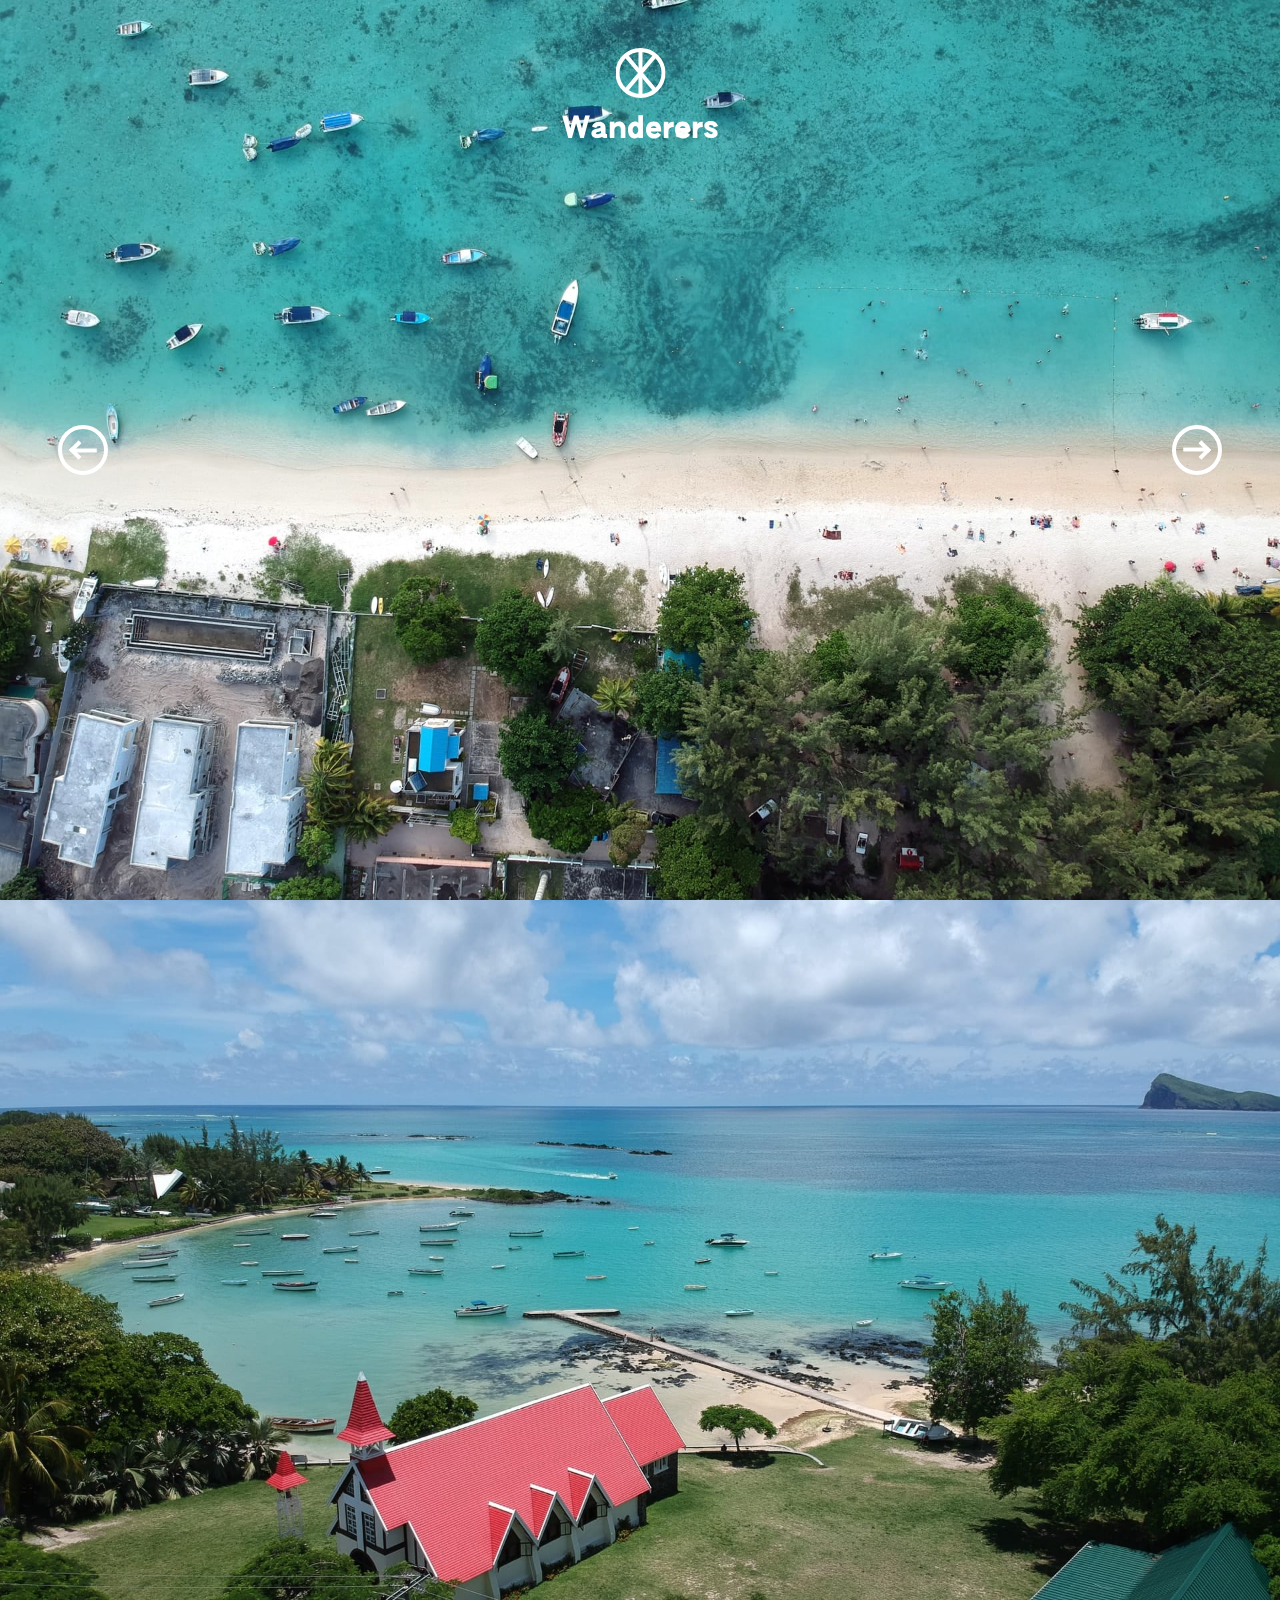
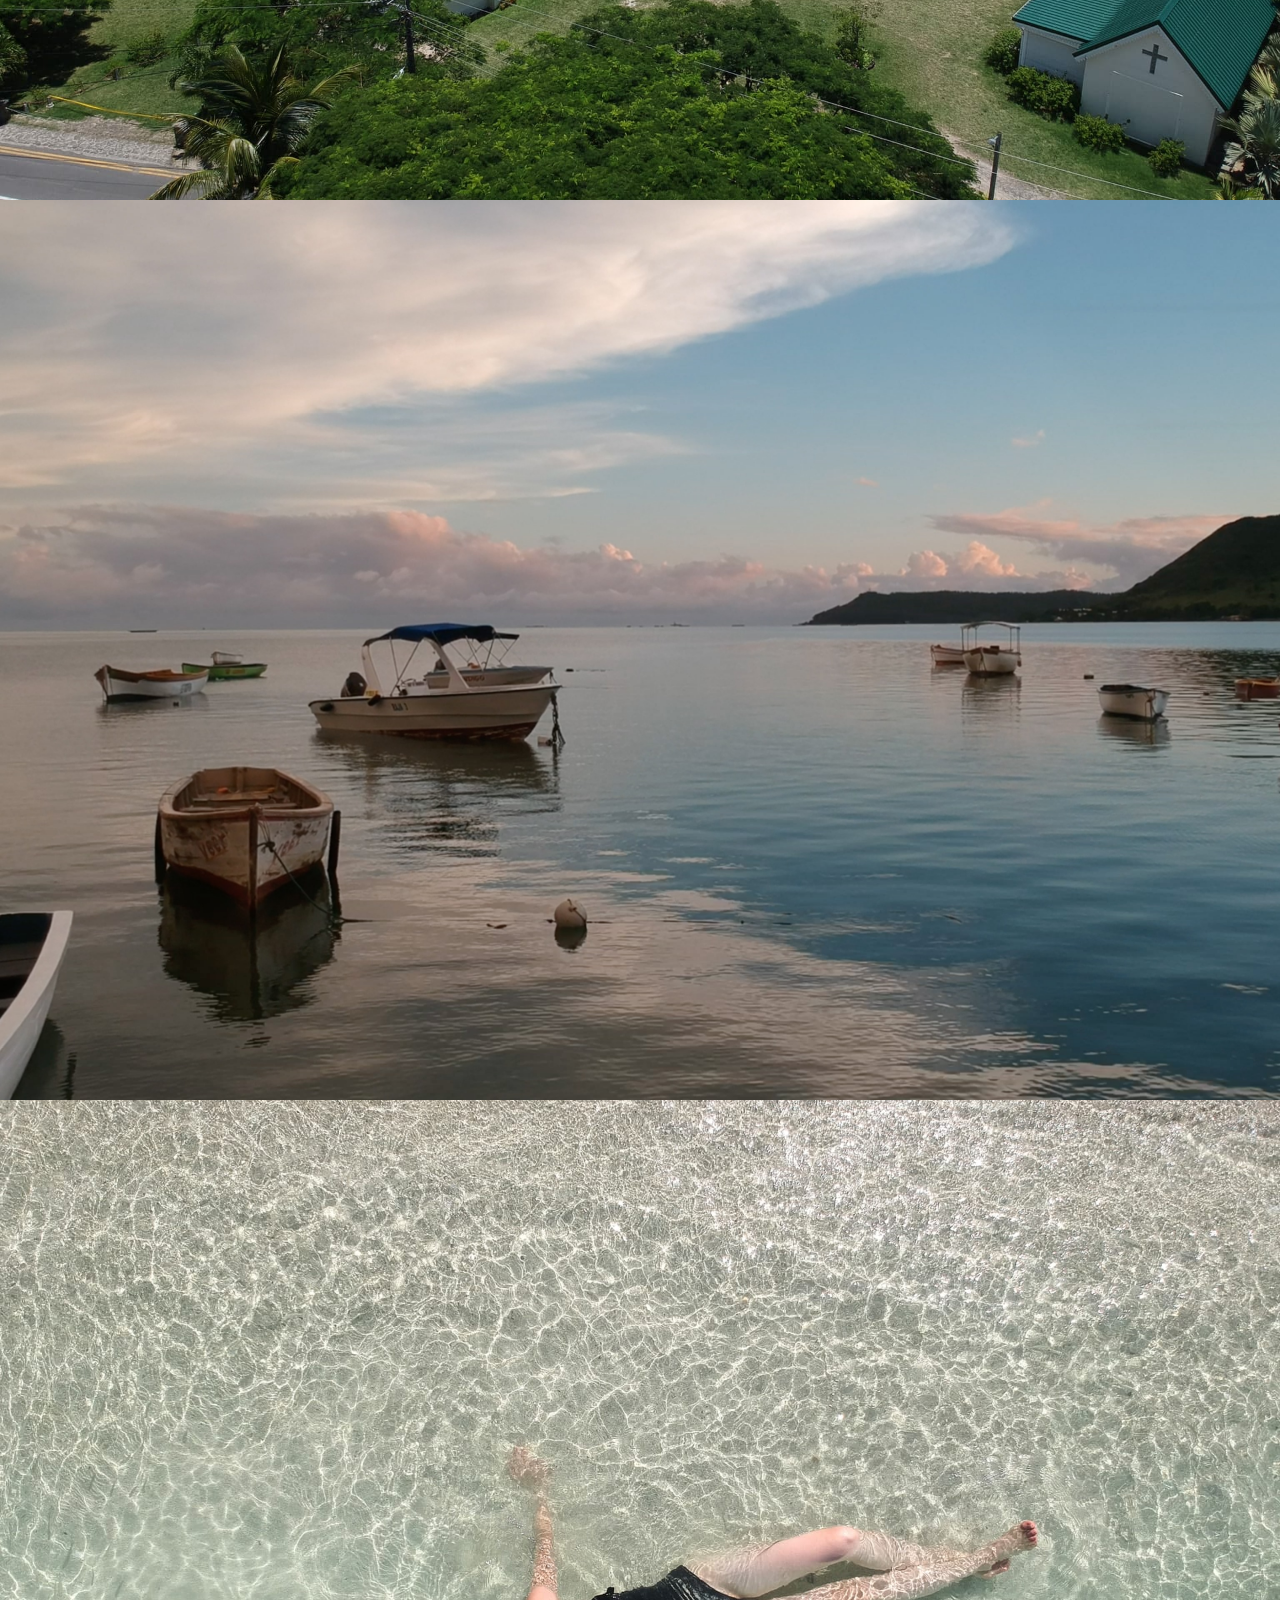
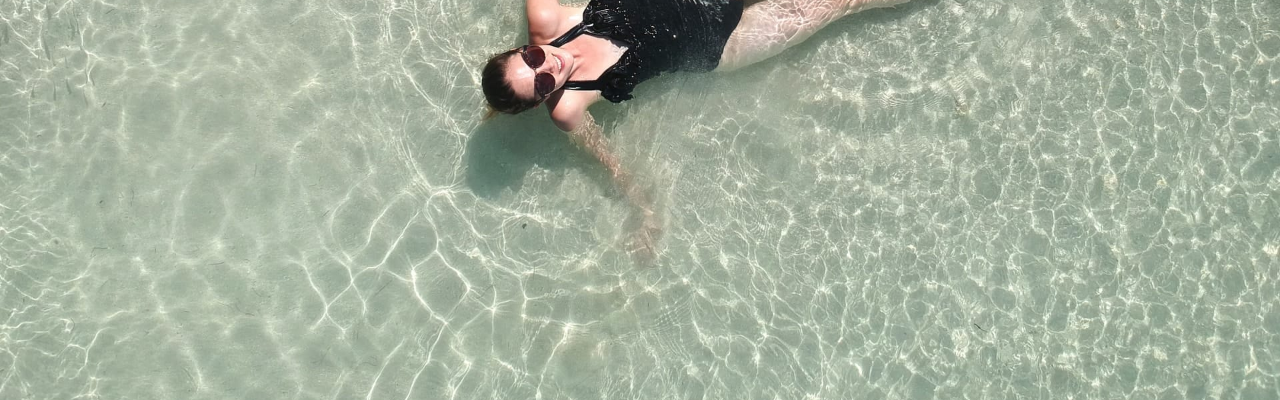
<file: index.html>
<!doctype html>
<html>
  <head>
    <meta charset="utf-8">
    <meta name="viewport" content="width=device-width, initial-scale=1">
    
    <title>Mauritius – Wanderers</title>

    <link href="_base.css" rel="stylesheet">
    <link href="style.css" rel="stylesheet">
  </head>
  <body> 

  <main data-barba="wrapper">
    <article data-barba="container" data-title="Mauritius">
         
    <header>
      <img src="logo.svg" alt="Wanderers Logo">
      <h1>Wanderers</h1>
    </header>

    <a href="/iceland.html" class="previous">
      <span>Previous</span>
    </a>

    <a href="/hongkong.html" class="next">
      <span>Next</span>
    </a>

    <div class="photos">
      <img src="mauritius-1.jpg">
      <img src="mauritius-2.jpg">
      <img src="mauritius-3.jpg">
      <img src="mauritius-4.jpg">
    </div>
    </article>
  </main>

 
  <script src="barba.js"></script>
  <script src="barba-prefetch.js"></script>
  <script src="gsap.js"></script>
  <script src="scripts.js"></script>
   

  </body>
</html>
</file>
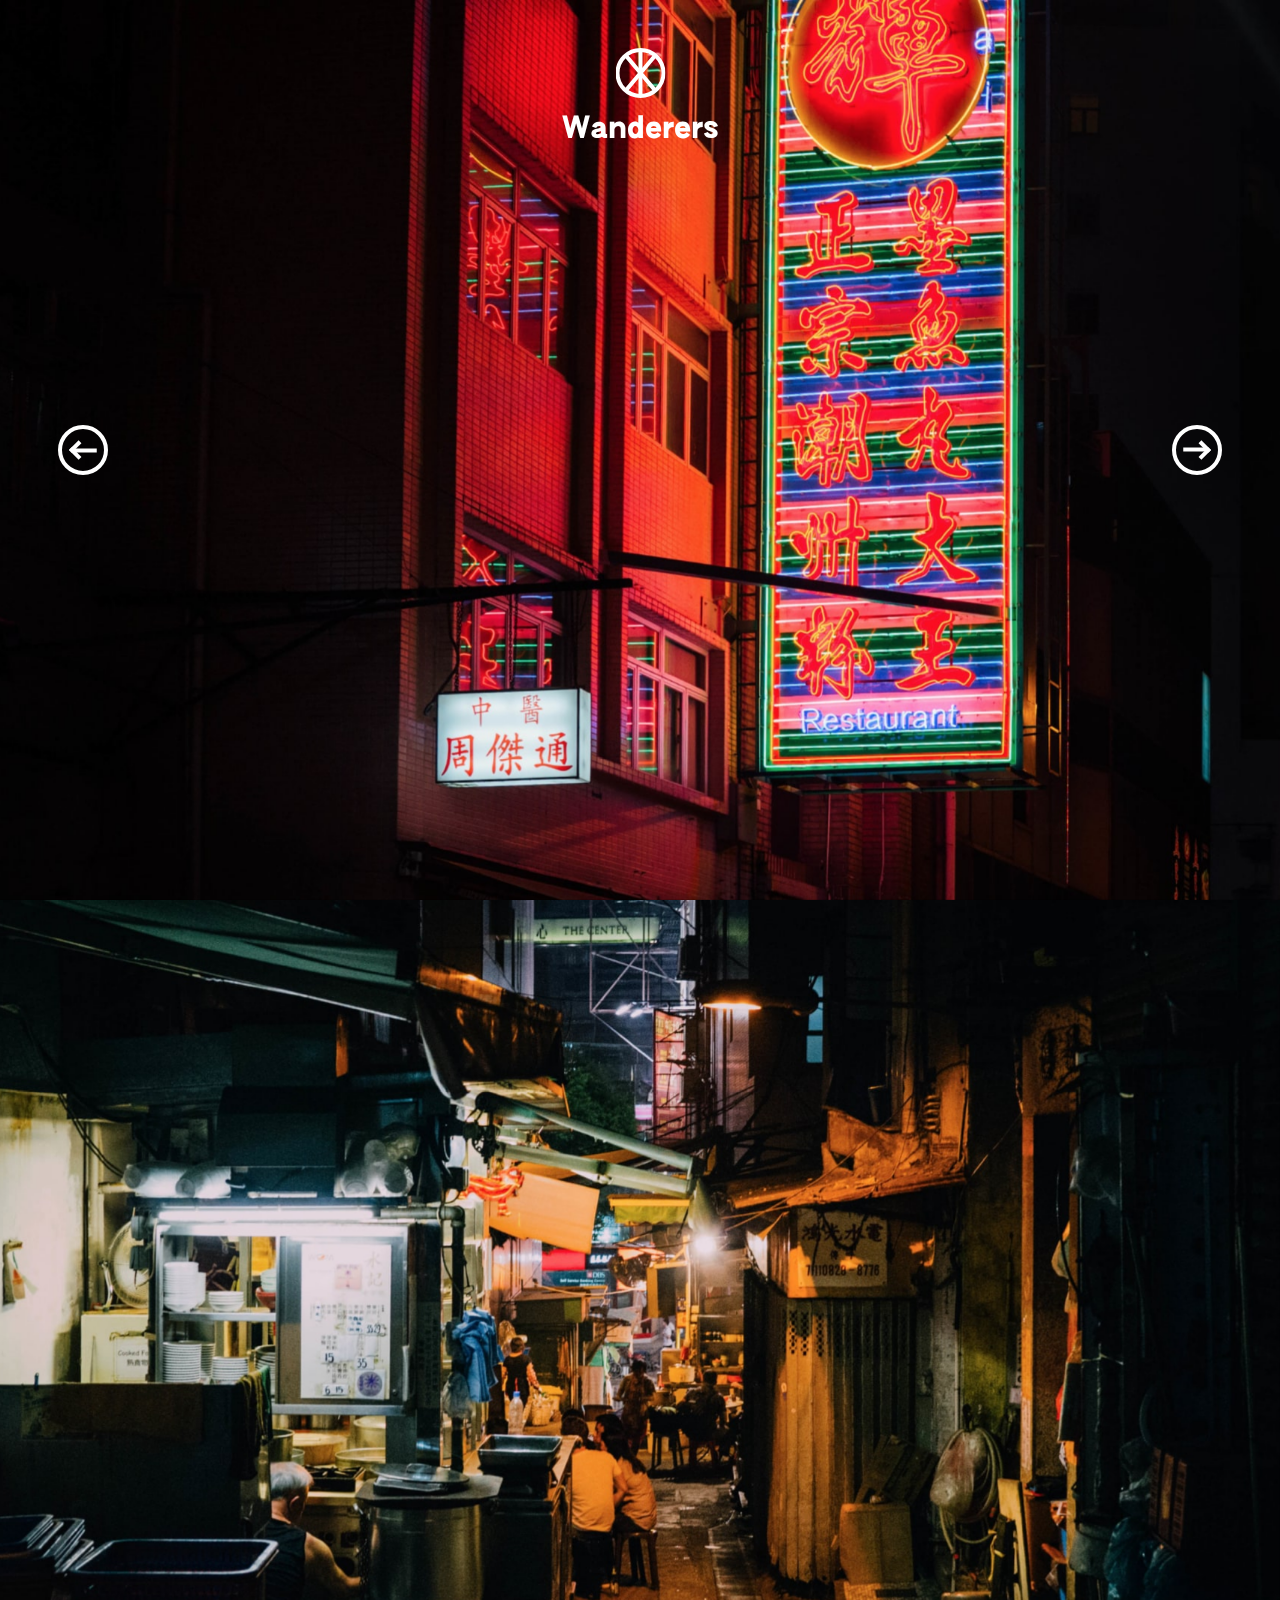
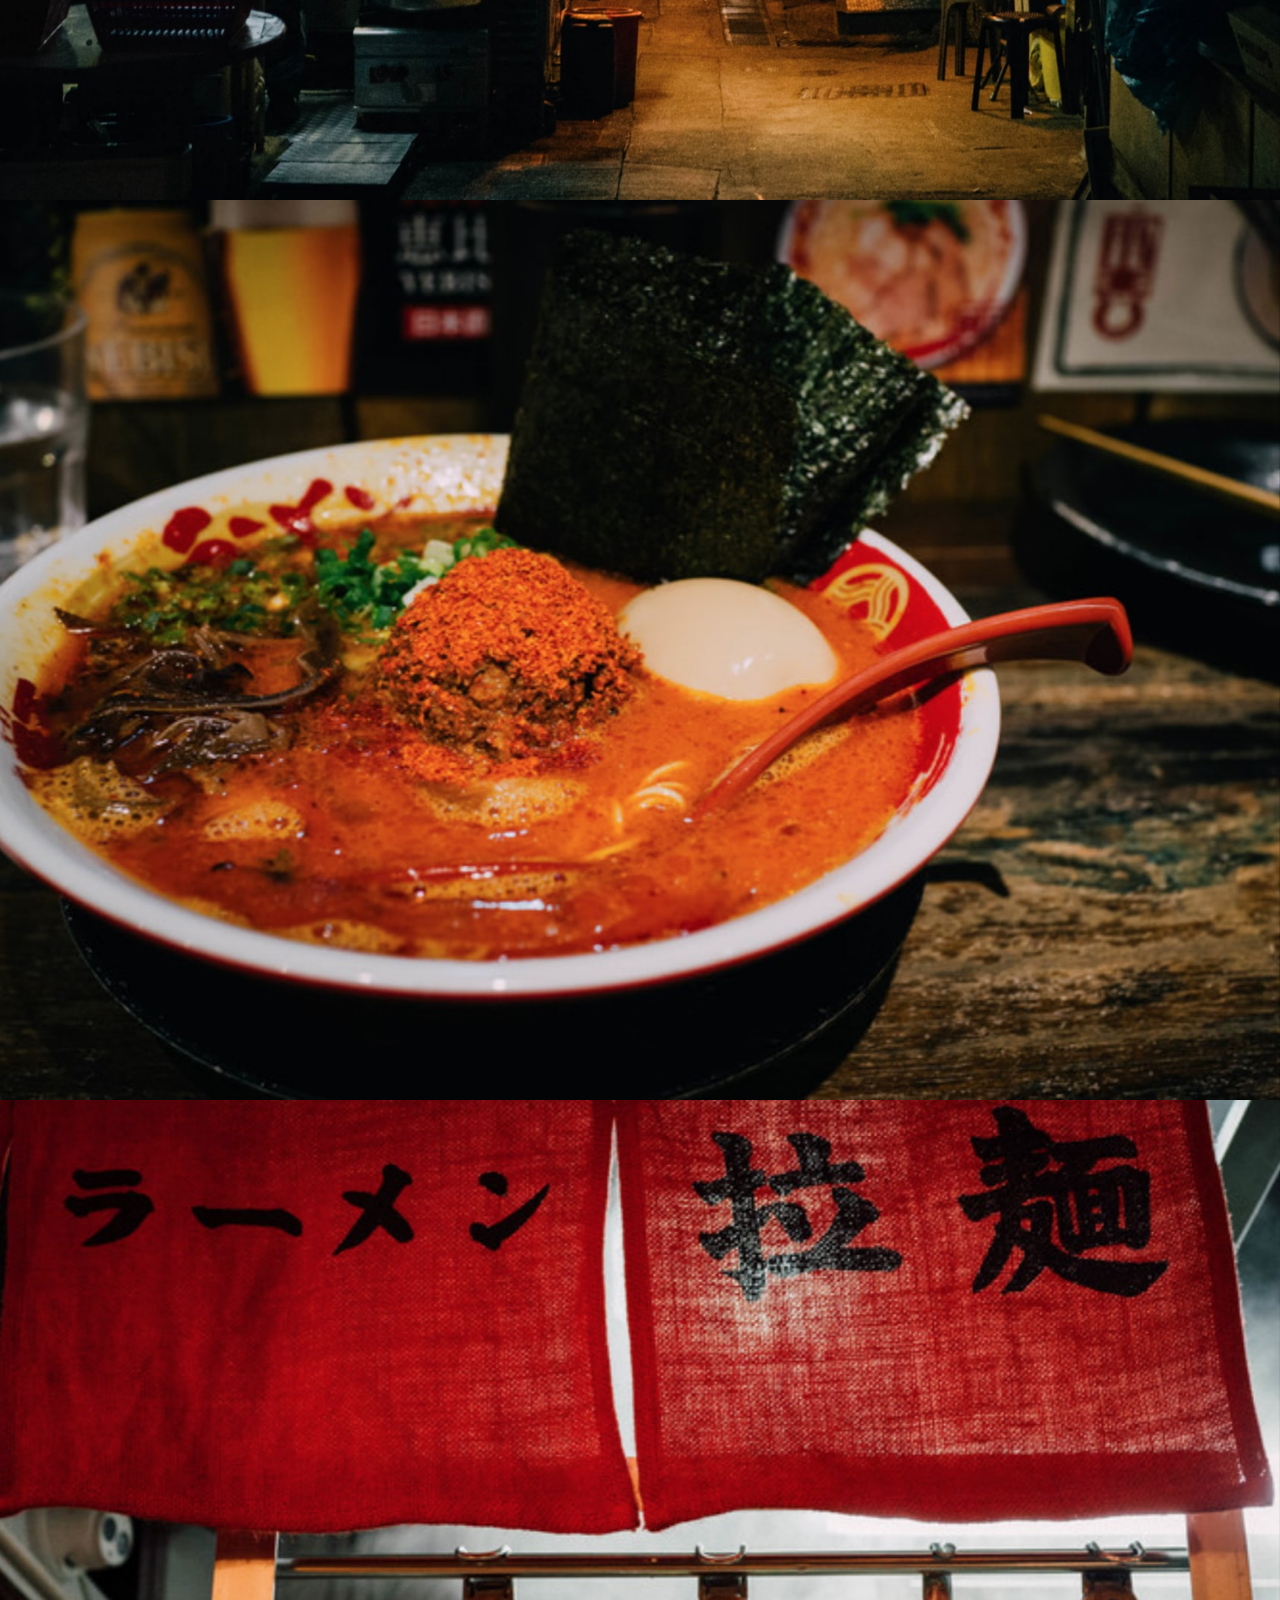
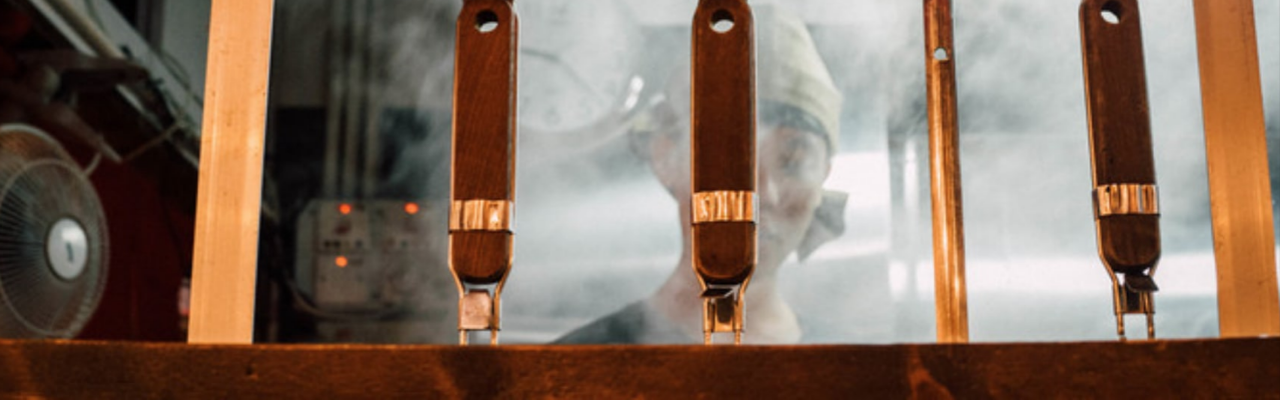
<file: hongkong.html>
<!doctype html>
<html>
  <head>
    <meta charset="utf-8">
    <meta name="viewport" content="width=device-width, initial-scale=1">
    
    <title>Hong Kong – Wanderers</title>

    <link href="_base.css" rel="stylesheet">
    <link href="style.css" rel="stylesheet">
  </head>
  <body> 

    <main data-barba="wrapper">
      <article data-barba="container" data-title="Hong Kong">

        <header>
          <img src="logo.svg" alt="Wanderers Logo">
          <h1>Wanderers</h1>
        </header>
    
        <a href="/" class="previous">
          <span>Previous</span>
        </a>
    
        <a href="/iceland.html" class="next">
          <span>Next</span>
        </a>
    
        <div class="photos">
          <img src="hong-kong-1.jpg">
          <img src="hong-kong-2.jpg">
          <img src="hong-kong-3.jpg">
          <img src="hong-kong-4.jpg">
        </div>
      </article>
    </main>

<script src="barba.js"></script>
<script src="barba-prefetch.js"></script>
<script src="gsap.js"></script>
<script src="scripts.js"></script>

  </body>
</html>
</file>
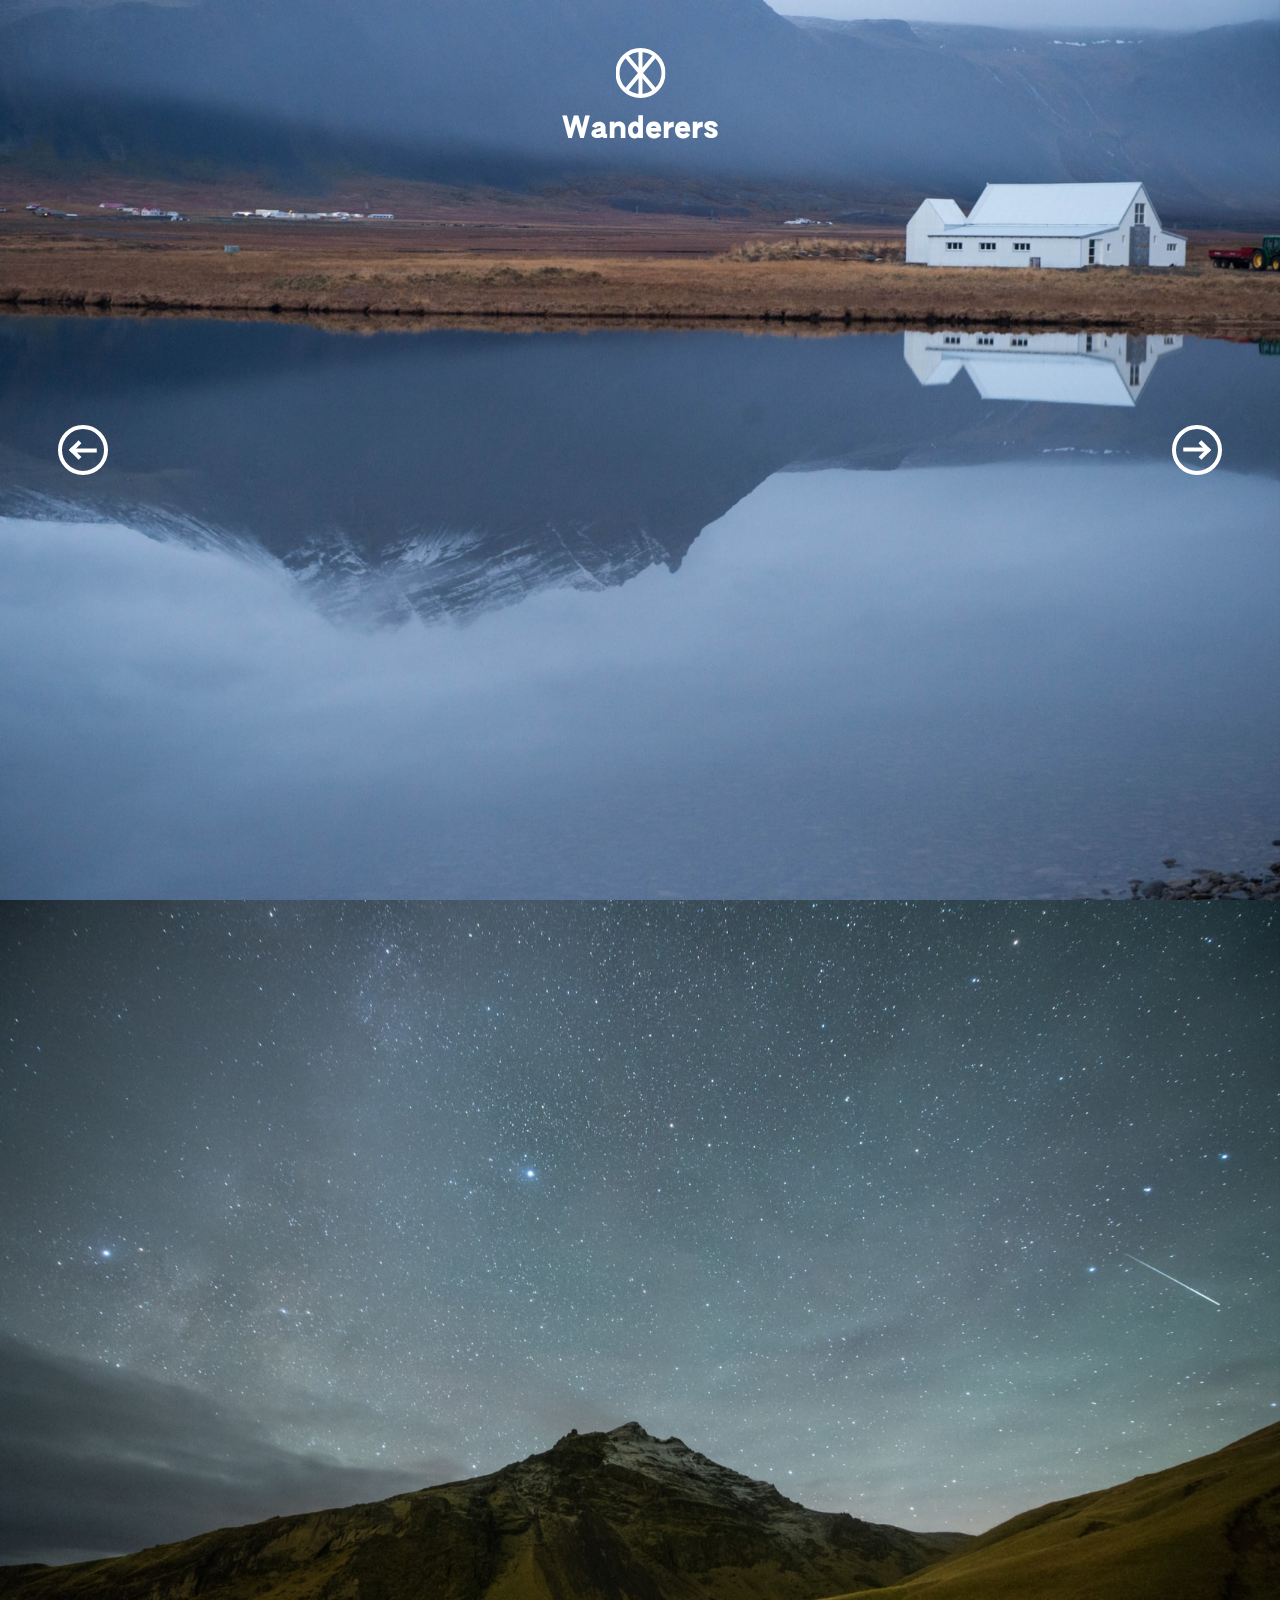
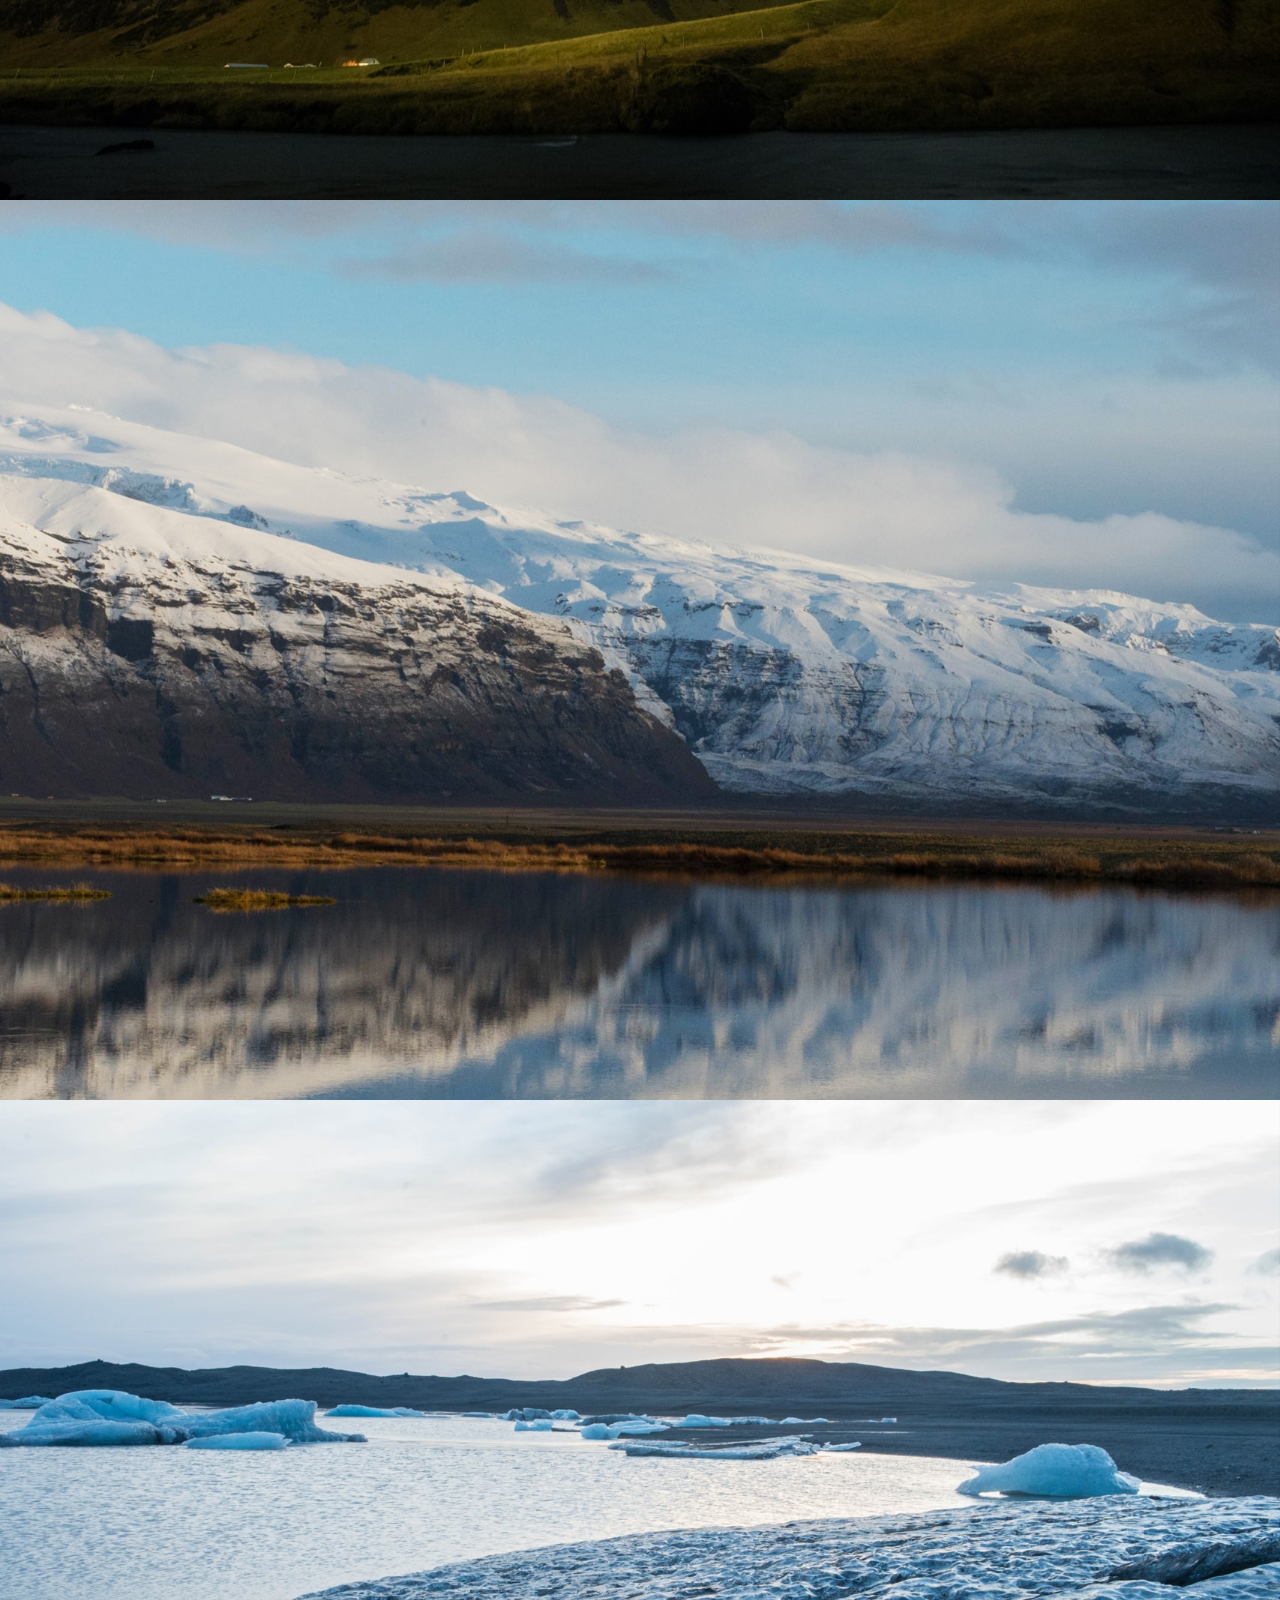
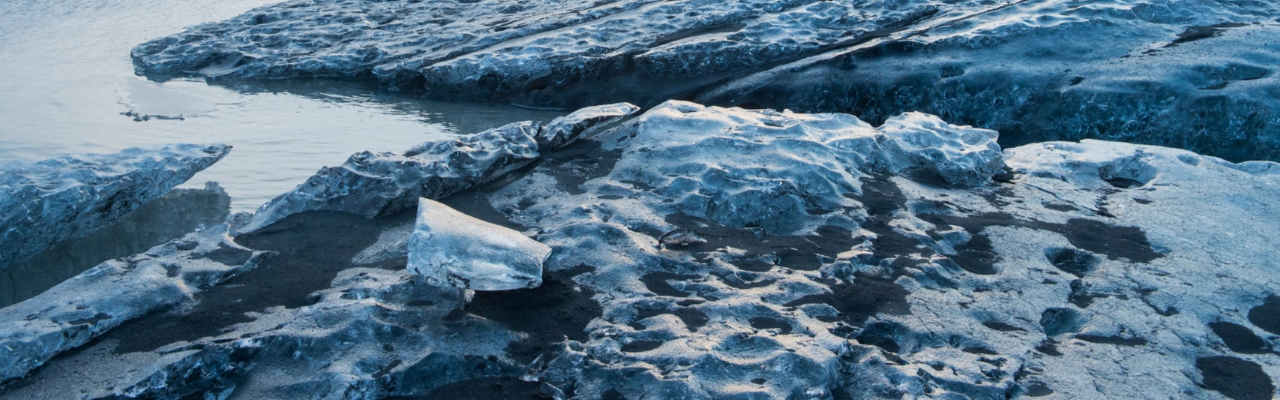
<file: iceland.html>
<!doctype html>
<html>
  <head>
    <meta charset="utf-8">
    <meta name="viewport" content="width=device-width, initial-scale=1">
    
    <title>Iceland – Wanderers</title>

    <link href="_base.css" rel="stylesheet">
    <link href="style.css" rel="stylesheet">
  </head>
  <body> 
    <main data-barba="wrapper">
      <article data-barba="container" data-title="Iceland">
        <header>
          <img src="logo.svg" alt="Wanderers Logo">
          <h1>Wanderers</h1>
        </header>
    
        <a href="/hongkong.html" class="previous">
          <span>Previous</span>
        </a>
    
        <a href="/" class="next">
          <span>Next</span>
        </a>
    
        <div class="photos">
          <img src="iceland-1.jpg">
          <img src="iceland-2.jpg">
          <img src="iceland-3.jpg">
          <img src="iceland-4.jpg">
        </div>
      </article>
    </main>

    <script src="barba.js"></script>
<script src="barba-prefetch.js"></script>
<script src="gsap.js"></script>
<script src="scripts.js"></script>
    
  </body>
</html>
</file>
<file: _base.css>
html, body, div, span, applet, object, iframe,
h1, h2, h3, h4, h5, h6, p, blockquote, pre,
a, abbr, acronym, address, big, cite, code,
del, dfn, em, img, ins, kbd, q, s, samp,
small, strike, strong, sub, sup, tt, var,
b, u, i, center,
dl, dt, dd, ol, ul, li,
fieldset, form, label, legend,
table, caption, tbody, tfoot, thead, tr, th, td,
article, aside, canvas, details, embed,
figure, figcaption, footer, header, hgroup,
menu, nav, output, ruby, section, summary,
time, mark, audio, video {
  margin: 0;
  padding: 0;
  border: 0;
  font-size: 100%;
  font: inherit;
  vertical-align: baseline;
}

article, aside, details, figcaption, figure,
footer, header, hgroup, menu, nav, section {
  display: block;
}
body {
  line-height: 1;
}
ol, ul {
  list-style: none;
}
blockquote, q {
  quotes: none;
}
blockquote:before, blockquote:after,
q:before, q:after {
  content: '';
  content: none;
}
table {
  border-collapse: collapse;
  border-spacing: 0;
}

img, iframe {
  vertical-align: bottom;
  max-width: 100%;
}

input, textarea, select {
  font: inherit;
}

* {
  -webkit-box-sizing: border-box;
  -moz-box-sizing: border-box;
  box-sizing: border-box;
  -webkit-font-smoothing: antialiased;
  text-rendering: optimizeLegibility;
}
</file>
<file: style.css>
@font-face {
  font-family: Authentic Sans;
  src: url(authentic-sans-150.woff2), url(authentic-sans-150.woff);
}

@keyframes spin {
  0% { 
    transform: rotate(0);
  }
  100% {
    transform: rotate(360deg);
  }
}

body {
  font-family: Authentic Sans, Arial;
  font-size: 30px;
  line-height: 1.5;
  text-align: center;

  background-color: #000000;
  color: #ffffff;
}

header {
  position: fixed;
  top: 48px;
  left: 50%;
  transform: translate(-50%, 0);
  z-index: 1;
}

header img {
  animation: spin 30s infinite linear;
}

header h1 {
  margin: 10px 0 0 0;
}

a.previous, a.next {
  position: fixed;
  top: 50%;
  width: 70px;
  height: 70px;
  transform: translate(0, -50%);
  transition: left 0.25s, right 0.25s, width 0.25s;
  background-repeat: no-repeat;
  background-position: center center;
  background-size: auto 50px;
  z-index: 1;
}

a.previous {
  left: 48px;
  background-image: url(arrow-left.svg);
}

a.next {
  right: 48px;
  background-image: url(arrow-right.svg);
}

a.previous:hover {
  left: 28px;
  width: 90px;
}

a.next:hover {
  right: 28px;
  width: 90px
}

a.previous span, a.next span {
  display: none;
}

.photos img {
  position: -webkit-sticky;
  position: sticky;
  top: 0;
  width: 100%;
  height: 100vh;
  object-fit: cover;
}

.wiper {
  position: fixed;
  top: 0;
  left: 0;
  width: 100%;
  height: 100%;
  z-index: 2;
  background-color: black;
  transform: translate(-100% , 0);


  display: flex;
  flex-direction: column;
  align-items: center;
  justify-content: center;
}

div.wiper img {
  width: 75px;
  animation: spin 5s infinite linear;
}

div.wiper div {
  margin: 10px 0 0 0;
  height: 90px;
  overflow: hidden;
}

div.wiper h2 {
  font-size: 60px;
  line-height: 1.5;
  height: 90px;
}
</file>
